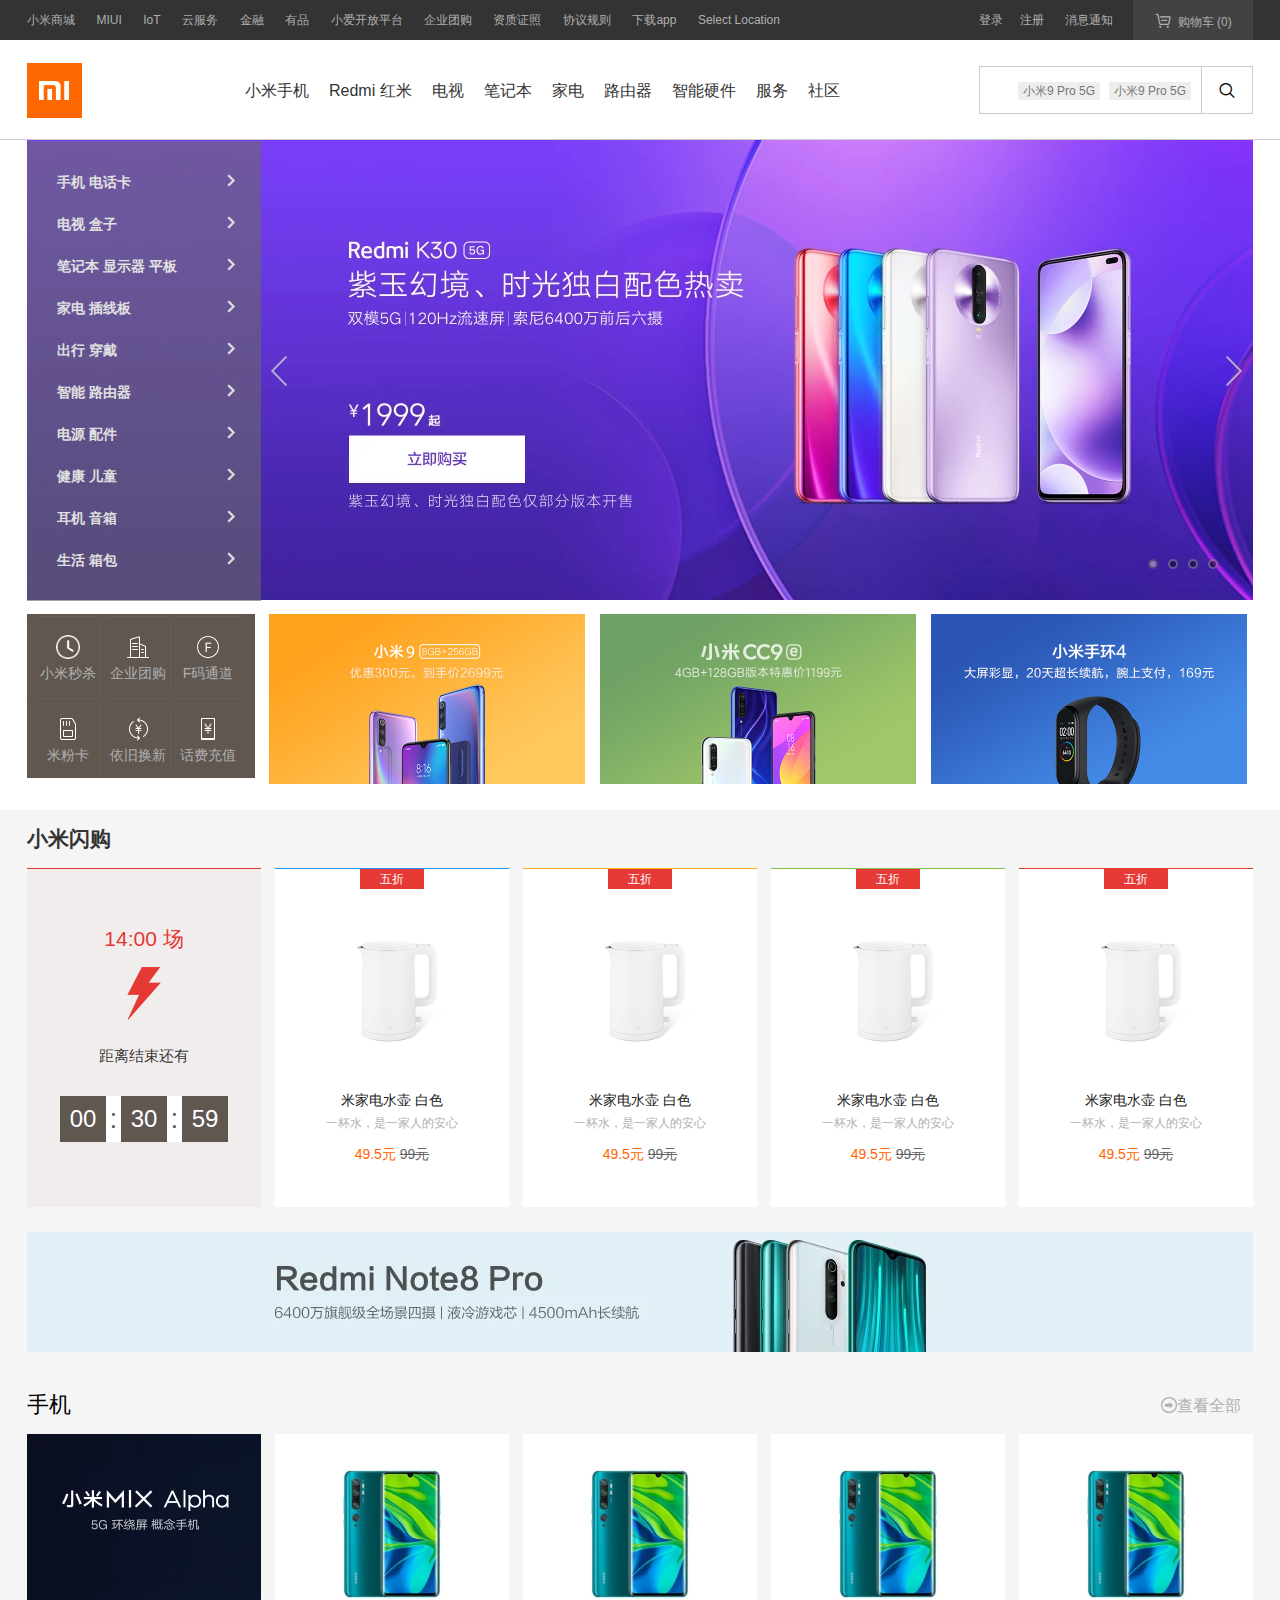
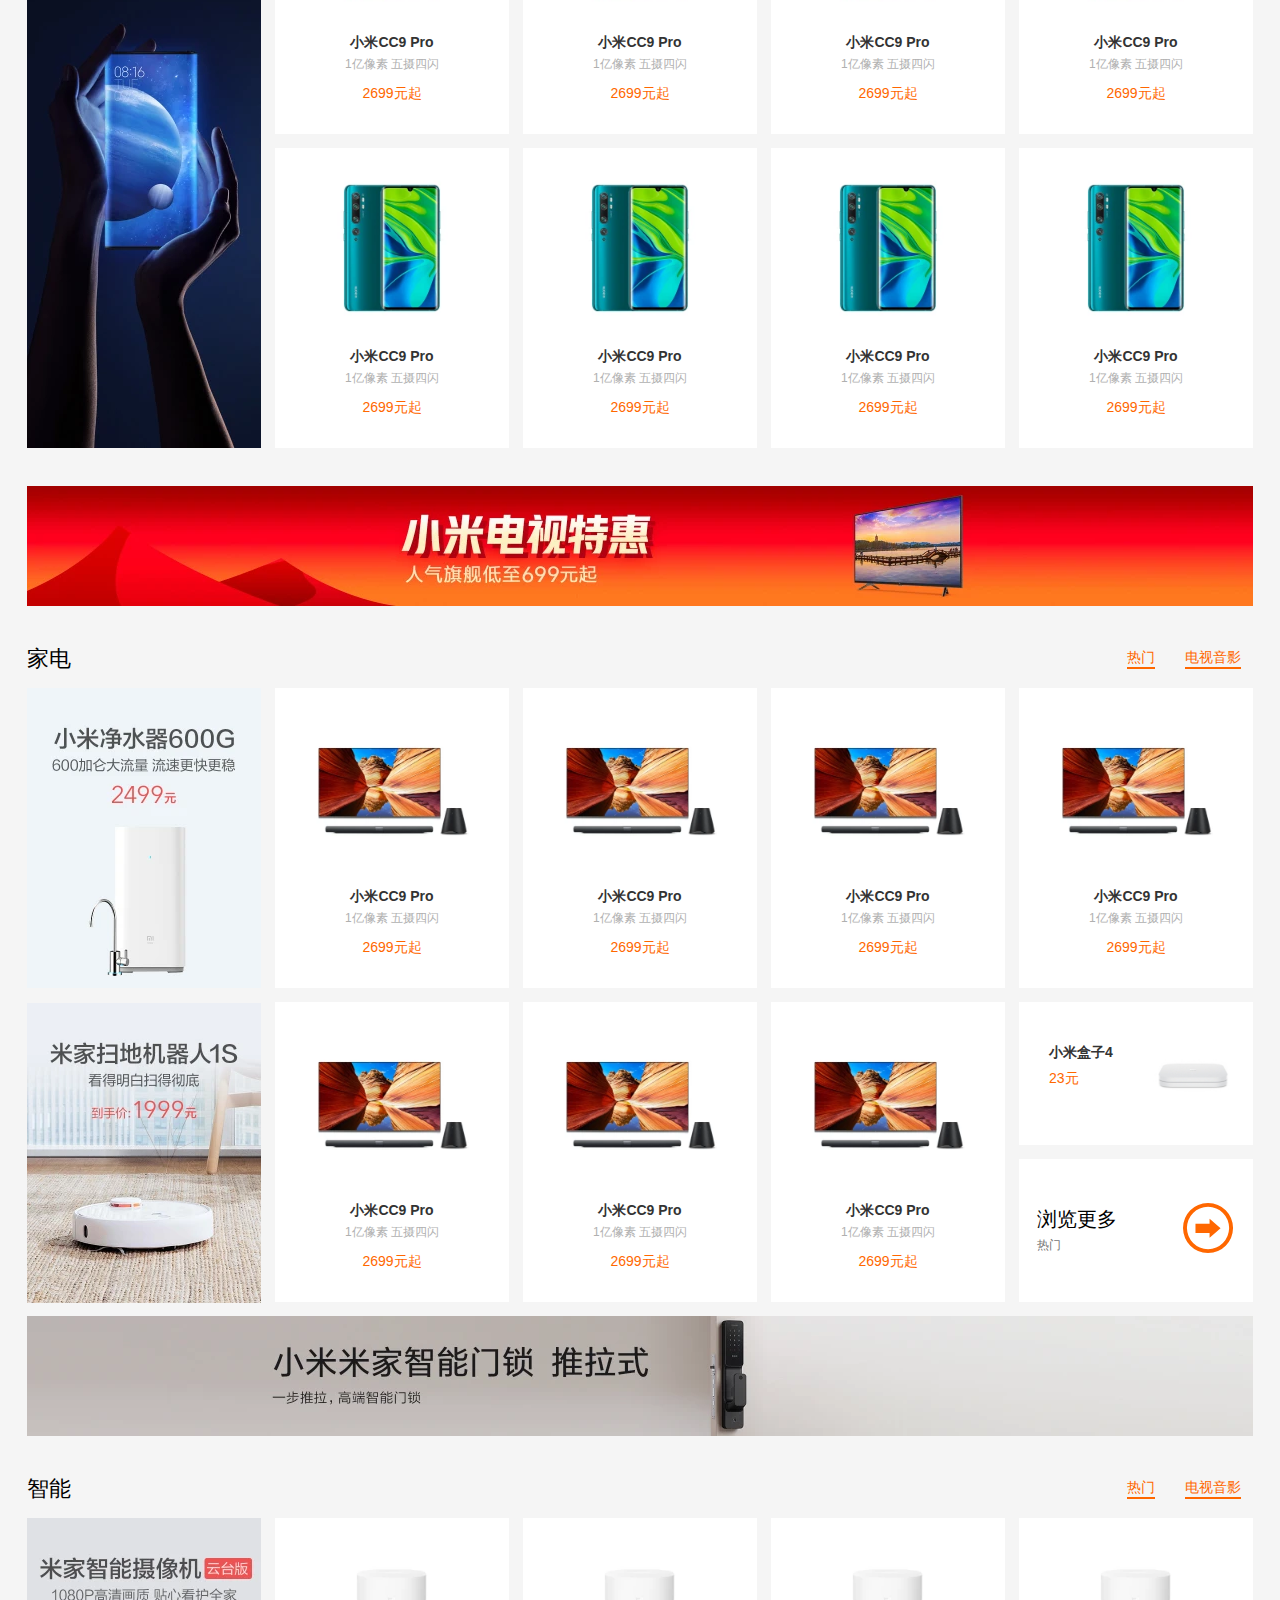
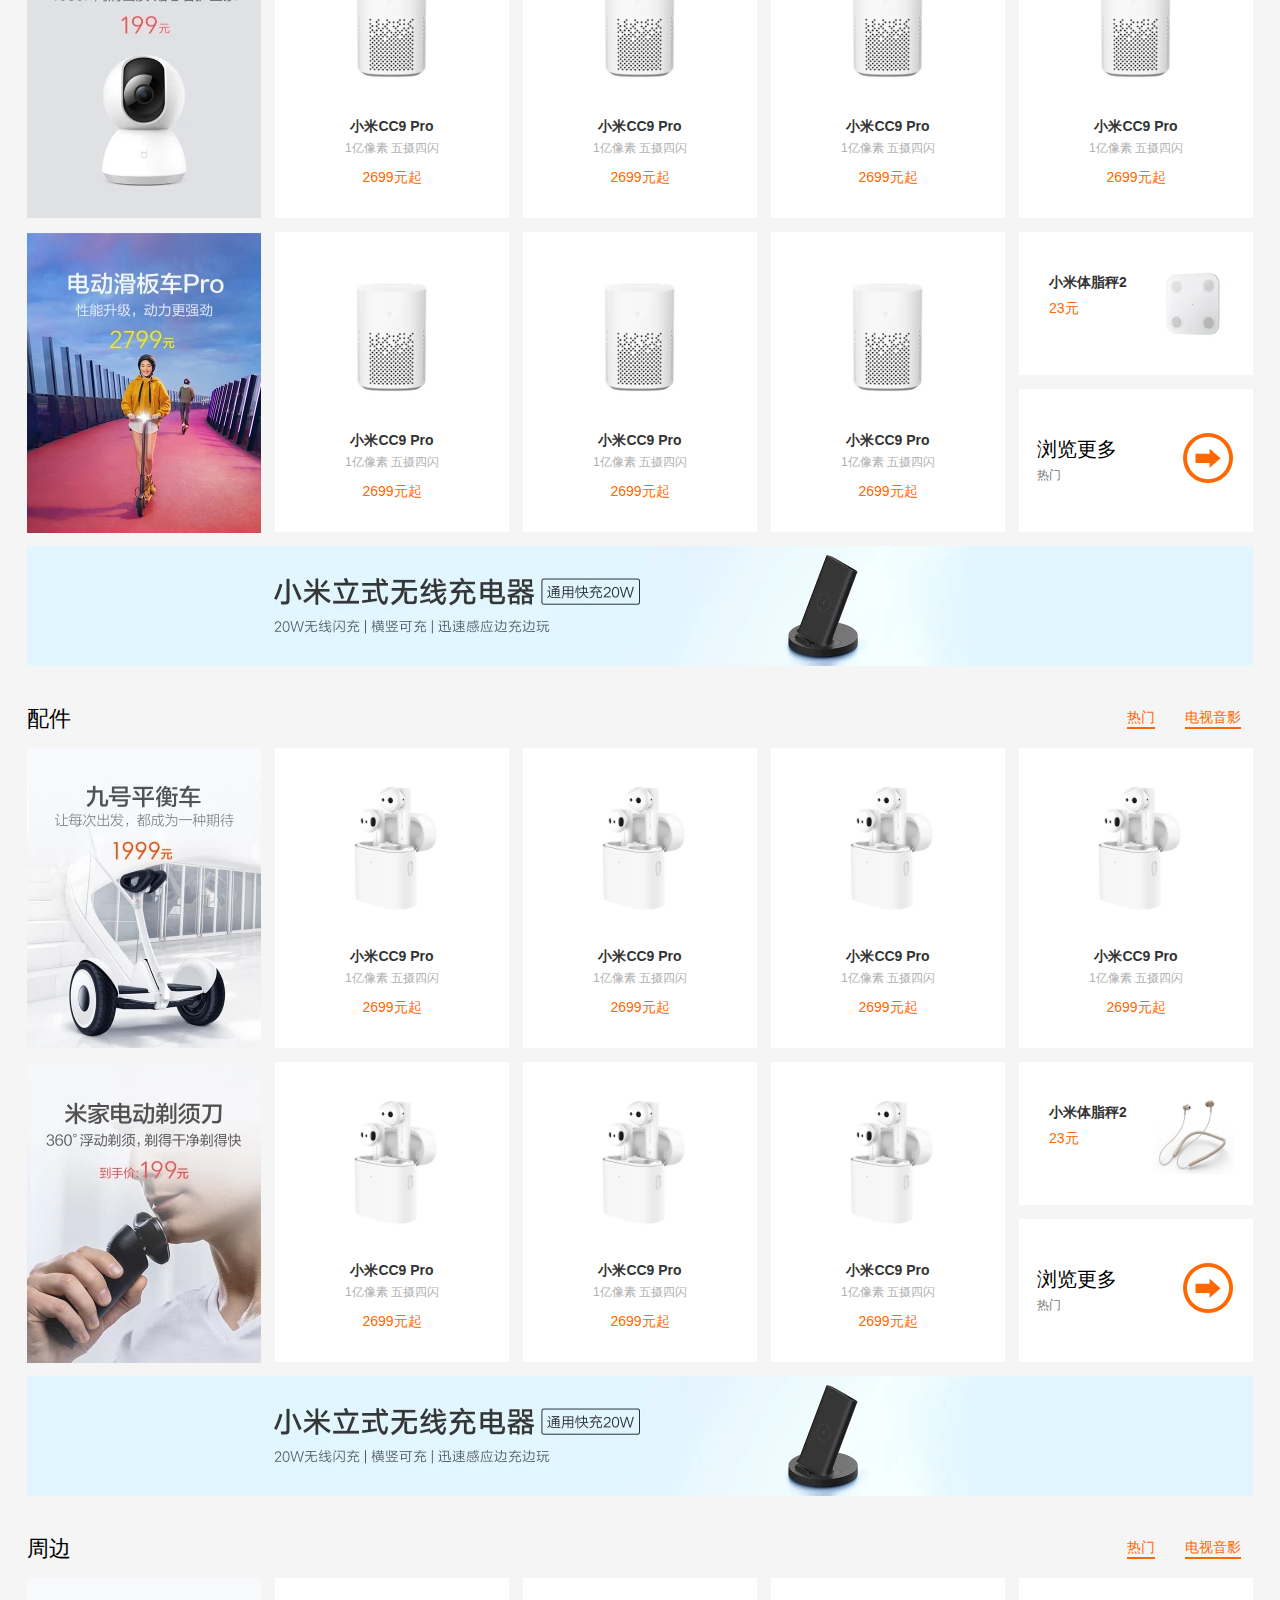
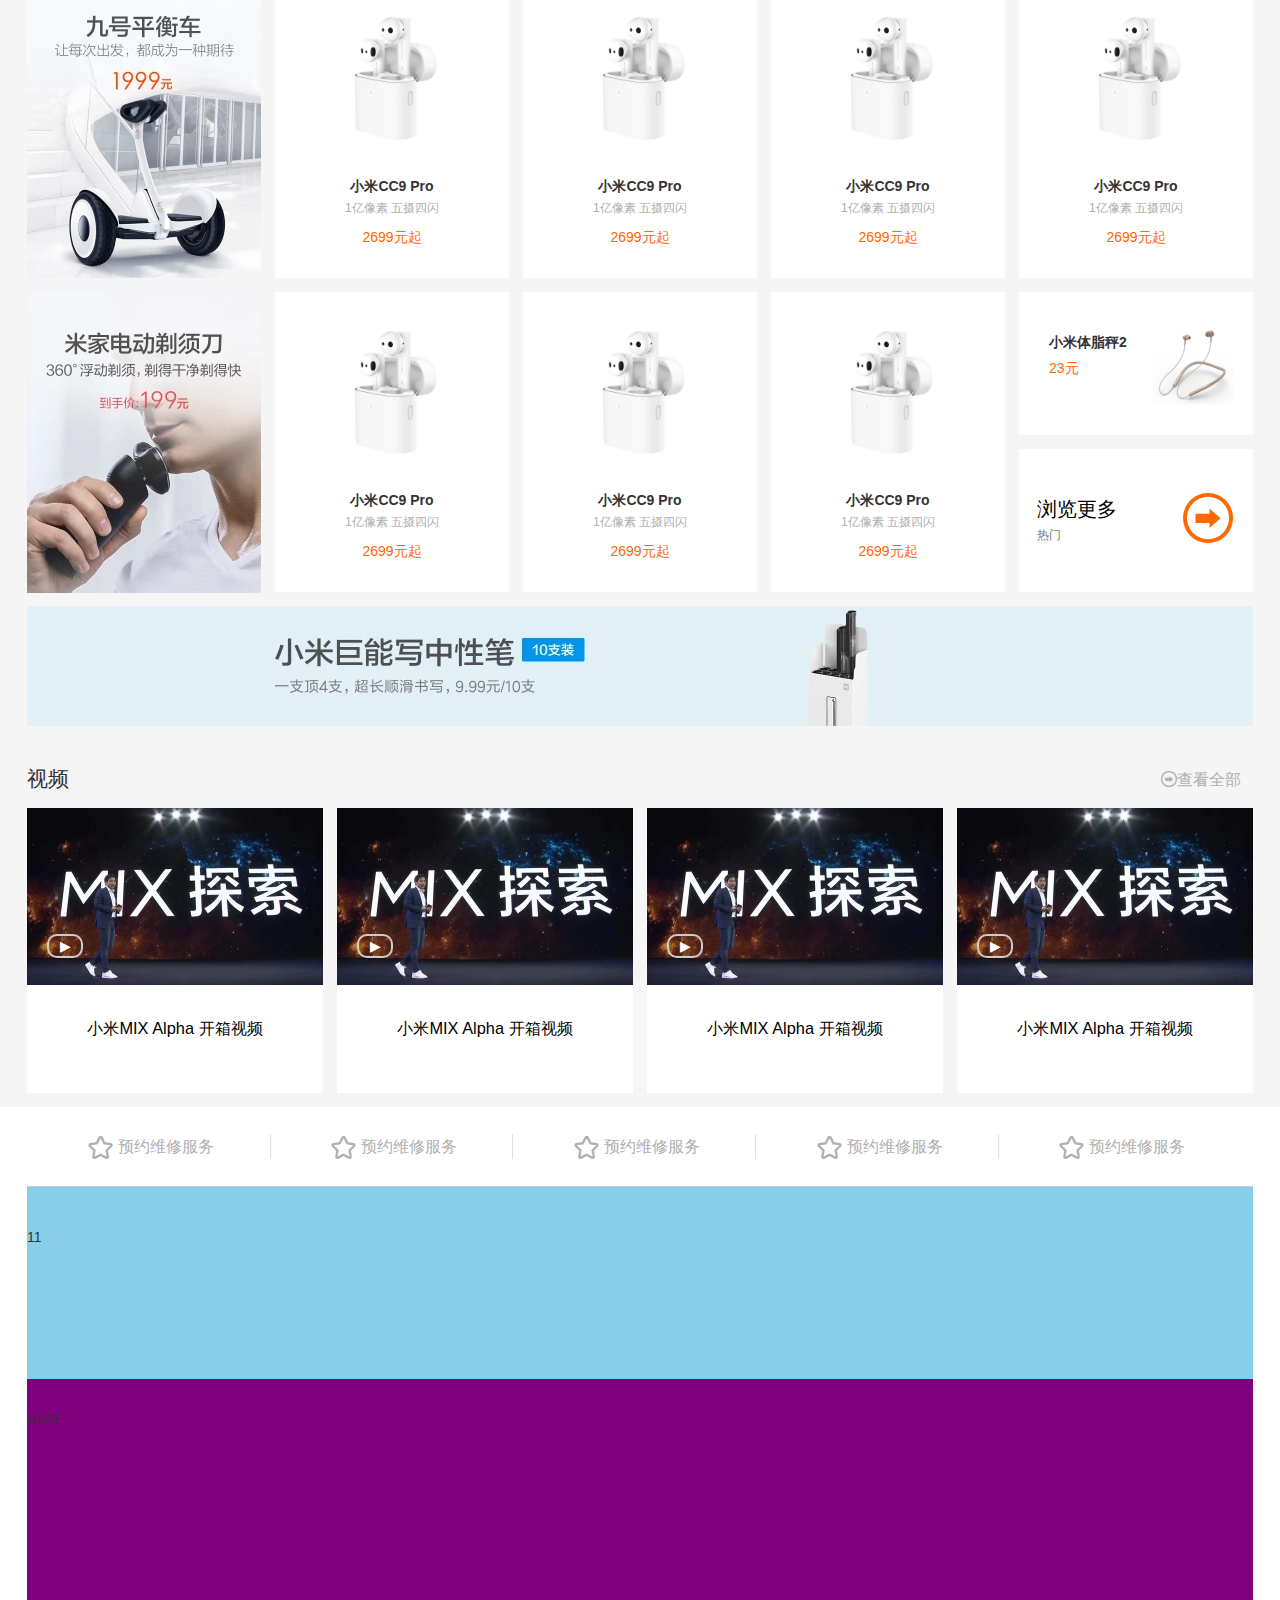
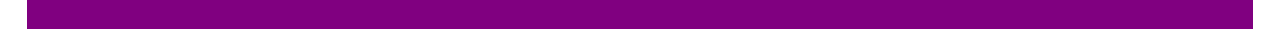
<file: index.html>
<!DOCTYPE html>
<html lang="en">

<head>
    <meta charset="UTF-8">
    <meta name="viewport" content="width=device-width, initial-scale=1.0">
    <meta http-equiv="X-UA-Compatible" content="ie=edge">
    <title>小米商城 - 小米9 Pro、小米MIX Alpha、Redmi Note 8，小米电视官方网站</title>
    <link rel="icon" href="favicon.ico" type="image/x-icon">
    <link rel="stylesheet" href="css/base.min.css">
    <link rel="stylesheet" href="css/common.css">
    <link rel="stylesheet" href="css/iconfont.css">
</head>

<body>
    <div class="topbar">
        <div class="w">
            <div class="topbar-nav fl">
                <a href="javascript:void(0)">小米商城</a><span class="sep">|</span>
                <a href="javascript:void(0)">MIUI</a><span class="sep">|</span>
                <a href="javascript:void(0)">IoT</a><span class="sep">|</span>
                <a href="javascript:void(0)">云服务</a><span class="sep">|</span>
                <a href="javascript:void(0)">金融</a><span class="sep">|</span>
                <a href="javascript:void(0)">有品</a><span class="sep">|</span>
                <a href="javascript:void(0)">小爱开放平台</a><span class="sep">|</span>
                <a href="javascript:void(0)">企业团购</a><span class="sep">|</span>
                <a href="javascript:void(0)">资质证照</a><span class="sep">|</span>
                <a href="javascript:void(0)">协议规则</a><span class="sep">|</span>
                <a href="javascript:void(0)" id="downloadApp">下载app <span class="appcode"><img src="./img/appcode.png"
                            alt="小米商城" width="90" height="90">
                        小米商城APP
                    </span></a><span class="sep">|</span>
                <a href="javascript:void(0)">Select Location</a>
            </div>
            <div class="topbar-cart fr">
                <a href="javascript:void(0)"><em class="iconfont icon-cart-full"></em> 购物车<span class="count">
                        (0)</span></a>
                <div id="J_miniCartMenu" class="cart-menu " style="height: 0px;">
                    <div class="menu-content">
                        <div class="loading">
                            <div class="loader"></div>
                        </div>
                        <ul id="J_miniCartList" class="cart-list hide"></ul>
                        <div id="J_miniCartListTotal" class="cart-total clearfix hide"></div>
                        <div class="msg msg-error hide"></div>
                        <div class="msg msg-empty hide">购物车中还没有商品，赶紧选购吧！</div>
                    </div>
                </div>
            </div>
            <div class="topbar-info fr">
                <a href="javascript:void(0)">登录</a><span class="sep">|</span>
                <a href="javascript:void(0)">注册</a><span class="sep">|</span>
                <span class="message"><a href="javascript:void(0)">消息通知</a></span>
            </div>
        </div>
    </div>
    <div class="site-header">
        <div class="header w">
            <div class="header-logo fl">
                <a href="index.html">小米官网</a>
            </div>
            <div class="header-nav fl">
                <ul>
                    <li class="nav-category clearfix"><a href="#"><span class="text">全部商品分类</span></a>
                        <div class="site-category ">
                            <ul class="category-list">
                                <li class="category-item">
                                    <a href="#" class="title">手机 电话卡 <em class="iconfont icon-arrow-right"> </em></a>
                                </li>
                                <li class="category-item">
                                    <a href="#" class="title">电视 盒子<em class="iconfont icon-arrow-right"> </em></a>
                                </li>
                                <li class="category-item">
                                    <a href="#" class="title">笔记本 显示器 平板<em class="iconfont icon-arrow-right"> </em></a>
                                </li>
                                <li class="category-item">
                                    <a href="#" class="title">家电 插线板<em class="iconfont icon-arrow-right"> </em></a>
                                </li>
                                <li class="category-item">
                                    <a href="#" class="title">出行 穿戴<em class="iconfont icon-arrow-right"> </em></a>
                                </li>
                                <li class="category-item">
                                    <a href="#" class="title">智能 路由器<em class="iconfont icon-arrow-right"> </em></a>
                                </li>
                                <li class="category-item">
                                    <a href="#" class="title">电源 配件<em class="iconfont icon-arrow-right"> </em></a>
                                </li>
                                <li class="category-item">
                                    <a href="#" class="title">健康 儿童<em class="iconfont icon-arrow-right"> </em></a>
                                </li>
                                <li class="category-item">
                                    <a href="#" class="title">耳机 音箱<em class="iconfont icon-arrow-right"> </em></a>
                                </li>
                                <li class="category-item">
                                    <a href="#" class="title">生活 箱包<em class="iconfont icon-arrow-right"> </em></a>
                                </li>

                            </ul>
                        </div>
                    </li>
                    <li>
                        <a href="#">
                            <sapn class="text">小米手机</sapn>
                        </a>
                    </li>
                    <li>
                        <a href="#">
                            <sapn class="text">Redmi 红米</sapn>
                        </a>
                    </li>
                    <li>
                        <a href="#">
                            <sapn class="text">电视</sapn>
                        </a>
                    </li>
                    <li>
                        <a href="#">
                            <sapn class="text">笔记本</sapn>
                        </a>
                    </li>
                    <li>
                        <a href="#">
                            <sapn class="text">家电</sapn>
                        </a>
                    </li>
                    <li>
                        <a href="#">
                            <sapn class="text">路由器</sapn>
                        </a>
                    </li>
                    <li>
                        <a href="#">
                            <sapn class="text">智能硬件</sapn>
                        </a>
                    </li>
                    <li>
                        <a href="#">
                            <sapn class="text">服务</sapn>
                        </a>
                    </li>
                    <li>
                        <a href="#">
                            <sapn class="text">社区</sapn>
                        </a>
                    </li>
                </ul>
            </div>
            <div class="header-search fr">
                <input type="search" class="search-text">
                <button class="search-btn iconfont icon-icon-test"></button>
                <div class="search-hot-words" style="display:block;">
                    <a href="#">小米9 Pro 5G</a>
                    <a href="#">小米9 Pro 5G</a>
                </div>
            </div>
        </div>
    </div>
    <div class="home-hero-container w">
        <div class="home-hero">
            <div class="home-hero-swiper">
                <ul class="slider">
                    <li><a href="javascript:;"><img src="img/banner01.webp" alt=""></a></li>
                    <li><a href="javascript:;"><img src="img/banner02.webp" alt=""></a></li>
                    <li><a href="javascript:;"><img src="img/banner03.webp" alt=""></a></li>
                    <li><a href="javascript:;"><img src="img/banner04.webp" alt=""></a></li>
                </ul>

                <div class="prev arrow"></div>
                <div class="next arrow"></div>
                <div class="swiper-circle">
                    <ul>
                        <li  class="current"></li>
                        <li ></li>
                        <li ></li>
                        <li ></li>

                    </ul>
                </div>
            </div>

            <div class="home-hero-sub clearfix">
                <div class="span4 fl clearfix">
                    <ul>
                        <li><a href="#"><img src="img/clock.png" alt="">小米秒杀</a></li>
                        <li><a href="#"><img src="img/company.png" alt="">企业团购</a></li>
                        <li><a href="#"><img src="img/Fma.png" alt="">F码通道</a></li>
                        <li><a href="#"><img src="img/mi_card.png" alt="">米粉卡</a></li>
                        <li><a href="#"><img src="img/oldtonew.png" alt="">依旧换新</a></li>
                        <li><a href="#"><img src="img/fee.png" alt="">话费充值</a></li>
                    </ul>
                </div>
                <div class="span16 fl">
                    <ul>
                        <li class="first"><a href="#"><img src="img/xiaomi_9.jpg" alt=""></a></li>
                        <li><a href="#"><img src="img/xiaomi_cc9.jpg" alt=""></a></li>
                        <li><a href="#"><img src="img/mi_huan_4.jpg" alt=""></a></li>
                    </ul>
                </div>

            </div>
        </div>
    </div>
    <div class="page-main">
        <div class="w">
            <div class="flash-sale">
                <div class="box-hd">
                    <h2>小米闪购</h2>
                </div>
                <div class="box-bd">
                    <div class="box-l">
                        <div class="round">14:00 场</div>
                        <img src="img/flash.png" alt="">
                        <div class="desc">距离结束还有</div>
                        <div class="countdown">
                            <span id="hour">00</span>
                            <i>:</i>
                            <span id="minute">30</span>
                            <i>:</i>
                            <span id="second">59</span>
                        </div>
                    </div>
                    <div class="box-r">
                        <ul>
                            <li style="border-top: 1px solid #2196f3;"><a href="#">
                                    <div class="content">
                                        <div class="thumb">
                                            <img src="img/hu.png" alt="">
                                        </div>
                                        <h3 class="title">米家电水壶 白色</h3>
                                        <p class="desc">一杯水，是一家人的安心</p>
                                        <p class="price"><span>49.5</span>元 <del>99元</del> </p>
                                        <span class="flag">五折</span>
                                    </div>

                                </a></li>
                            <li style="border-top: 1px solid #ffac13;"><a href="#">
                                    <div class="content">
                                        <div class="thumb">
                                            <img src="img/hu.png" alt="">
                                        </div>
                                        <h3 class="title">米家电水壶 白色</h3>
                                        <p class="desc">一杯水，是一家人的安心</p>
                                        <p class="price"><span>49.5</span>元 <del>99元</del> </p>
                                        <span class="flag">五折</span>
                                    </div>

                                </a></li>
                            <li style="border-top: 1px solid #83c44e;"><a href="#">
                                    <div class="content">
                                        <div class="thumb">
                                            <img src="img/hu.png" alt="">
                                        </div>
                                        <h3 class="title">米家电水壶 白色</h3>
                                        <p class="desc">一杯水，是一家人的安心</p>
                                        <p class="price"><span>49.5</span>元 <del>99元</del> </p>
                                        <span class="flag">五折</span>
                                    </div>

                                </a></li>
                            <li style="border-top: 1px solid  #e53935;"><a href="#">
                                    <div class="content">
                                        <div class="thumb">
                                            <img src="img/hu.png" alt="">
                                        </div>
                                        <h3 class="title">米家电水壶 白色</h3>
                                        <p class="desc">一杯水，是一家人的安心</p>
                                        <p class="price"><span>49.5</span>元 <del>99元</del> </p>
                                        <span class="flag">五折</span>
                                    </div>

                                </a></li>
                        </ul>
                    </div>
                </div>
            </div>
            <!-- 手机 -->
            <div class="home-banner-box"><a href="#"><img src="img/redmi.webp" alt=""></a></div>
            <div class="floor-phone">
                <div class="float">
                    <div class="box-hd">
                        <h2 class="title">手机</h2>
                        <div class="more "><a href="#" class="iconfont icon-arrowrightbig">查看全部 </a> </div>
                    </div>
                    <div class="box-bd">
                        <div class="brick fl">
                            <li class="banner"><a href="#"><img src="img/mix_alpha.webp" alt=""></a></li>

                        </div>
                        <div class="brick-list fl">
                            <ul>
                                <li><a href="#">
                                        <div class="figure"><img src="img/xiaomi9_pro.webp" alt=""></div>
                                        <h3 class="title">小米CC9 Pro</h3>
                                        <p class="desc">1亿像素 五摄四闪</p>
                                        <p class="price"><span class="num">2699</span>元<sapn>起</sapn>
                                        </p>
                                    </a></li>
                                <li><a href="#">
                                        <div class="figure"><img src="img/xiaomi9_pro.webp" alt=""></div>
                                        <h3 class="title">小米CC9 Pro</h3>
                                        <p class="desc">1亿像素 五摄四闪</p>
                                        <p class="price"><span class="num">2699</span>元<sapn>起</sapn>
                                        </p>
                                    </a></li>
                                <li><a href="#">
                                        <div class="figure"><img src="img/xiaomi9_pro.webp" alt=""></div>
                                        <h3 class="title">小米CC9 Pro</h3>
                                        <p class="desc">1亿像素 五摄四闪</p>
                                        <p class="price"><span class="num">2699</span>元<sapn>起</sapn>
                                        </p>
                                    </a></li>
                                <li><a href="#">
                                        <div class="figure"><img src="img/xiaomi9_pro.webp" alt=""></div>
                                        <h3 class="title">小米CC9 Pro</h3>
                                        <p class="desc">1亿像素 五摄四闪</p>
                                        <p class="price"><span class="num">2699</span>元<sapn>起</sapn>
                                        </p>
                                    </a></li>
                                <li><a href="#">
                                        <div class="figure"><img src="img/xiaomi9_pro.webp" alt=""></div>
                                        <h3 class="title">小米CC9 Pro</h3>
                                        <p class="desc">1亿像素 五摄四闪</p>
                                        <p class="price"><span class="num">2699</span>元<sapn>起</sapn>
                                        </p>
                                    </a></li>
                                <li><a href="#">
                                        <div class="figure"><img src="img/xiaomi9_pro.webp" alt=""></div>
                                        <h3 class="title">小米CC9 Pro</h3>
                                        <p class="desc">1亿像素 五摄四闪</p>
                                        <p class="price"><span class="num">2699</span>元<sapn>起</sapn>
                                        </p>
                                    </a></li>
                                <li><a href="#">
                                        <div class="figure"><img src="img/xiaomi9_pro.webp" alt=""></div>
                                        <h3 class="title">小米CC9 Pro</h3>
                                        <p class="desc">1亿像素 五摄四闪</p>
                                        <p class="price"><span class="num">2699</span>元<sapn>起</sapn>
                                        </p>
                                    </a></li>
                                <li><a href="#">
                                        <div class="figure"><img src="img/xiaomi9_pro.webp" alt=""></div>
                                        <h3 class="title">小米CC9 Pro</h3>
                                        <p class="desc">1亿像素 五摄四闪</p>
                                        <p class="price"><span class="num">2699</span>元<sapn>起</sapn>
                                        </p>
                                    </a></li>

                            </ul>
                        </div>
                    </div>
                </div>
            </div>
            <!-- 家电 -->
            <div class="home-banner-box"><a href="#"><img src="img/tv.webp" alt=""></a></div>
            <div class="floor-style">
                <div class="float">
                    <div class="box-hd">
                        <h2 class="title">家电</h2>
                        <div class="more ">
                            <ul class="tab-list">
                                <li>热门</li>
                                <li>电视音影</li>
                            </ul>
                        </div>
                    </div>
                    <div class="box-bd">
                        <div class="brick fl">
                            <li class="banner1"><a href="#"><img src="img/water.webp" alt=""></a></li>
                            <li class="banner2"><a href="#"><img src="img/reboot.webp" alt=""></a></li>
                        </div>
                        <div class="brick-list fl">
                            <ul>
                                <li><a href="#">
                                        <div class="figure"><img src="img/mi_tv.webp" alt=""></div>
                                        <h3 class="title">小米CC9 Pro</h3>
                                        <p class="desc">1亿像素 五摄四闪</p>
                                        <p class="price"><span class="num">2699</span>元<sapn>起</sapn>
                                        </p>
                                    </a></li>
                                <li><a href="#">
                                        <div class="figure"><img src="img/mi_tv.webp" alt=""></div>
                                        <h3 class="title">小米CC9 Pro</h3>
                                        <p class="desc">1亿像素 五摄四闪</p>
                                        <p class="price"><span class="num">2699</span>元<sapn>起</sapn>
                                        </p>
                                    </a></li>
                                <li><a href="#">
                                        <div class="figure"><img src="img/mi_tv.webp" alt=""></div>
                                        <h3 class="title">小米CC9 Pro</h3>
                                        <p class="desc">1亿像素 五摄四闪</p>
                                        <p class="price"><span class="num">2699</span>元<sapn>起</sapn>
                                        </p>
                                    </a></li>
                                <li><a href="#">
                                        <div class="figure"><img src="img/mi_tv.webp" alt=""></div>
                                        <h3 class="title">小米CC9 Pro</h3>
                                        <p class="desc">1亿像素 五摄四闪</p>
                                        <p class="price"><span class="num">2699</span>元<sapn>起</sapn>
                                        </p>
                                    </a></li>
                                <li><a href="#">
                                        <div class="figure"><img src="img/mi_tv.webp" alt=""></div>
                                        <h3 class="title">小米CC9 Pro</h3>
                                        <p class="desc">1亿像素 五摄四闪</p>
                                        <p class="price"><span class="num">2699</span>元<sapn>起</sapn>
                                        </p>
                                    </a></li>
                                <li><a href="#">
                                        <div class="figure"><img src="img/mi_tv.webp" alt=""></div>
                                        <h3 class="title">小米CC9 Pro</h3>
                                        <p class="desc">1亿像素 五摄四闪</p>
                                        <p class="price"><span class="num">2699</span>元<sapn>起</sapn>
                                        </p>
                                    </a></li>
                                <li><a href="#">
                                        <div class="figure"><img src="img/mi_tv.webp" alt=""></div>
                                        <h3 class="title">小米CC9 Pro</h3>
                                        <p class="desc">1亿像素 五摄四闪</p>
                                        <p class="price"><span class="num">2699</span>元<sapn>起</sapn>
                                        </p>
                                    </a></li>
                                <div class="brick-items">
                                    <ul>
                                        <li><a href="#"><img src="img/hezi.jpg" alt="">
                                                <h3 class="title">小米盒子4</h3>
                                                <p class="price"><span class="num">23</span>元</p>
                                            </a> </li>
                                        <li>
                                            <a href="#">
                                                <div class="more">
                                                    <span class="text">浏览更多</span>
                                                    <small class="small">热门</small>
                                                </div>
                                                <div class=" iconfont icon-arrowrightbig"></div>
                                            </a>
                                        </li>
                                    </ul>
                                </div>

                            </ul>
                        </div>
                    </div>
                </div>
            </div>
            <!-- 智能 -->
            <div class="home-banner-box"><a href="#"><img src="img/lock.webp" alt=""></a></div>
            <div class="floor-style">
                <div class="float">
                    <div class="box-hd">
                        <h2 class="title">智能</h2>
                        <div class="more ">
                            <ul class="tab-list">
                                <li>热门</li>
                                <li>电视音影</li>
                            </ul>
                        </div>
                    </div>
                    <div class="box-bd">
                        <div class="brick fl">
                            <li class="banner1"><a href="#"><img src="img/camera.webp" alt=""></a></li>
                            <li class="banner2"><a href="#"><img src="img/huabancar.webp" alt=""></a></li>
                        </div>
                        <div class="brick-list fl">
                            <ul>
                                <li><a href="#">
                                        <div class="figure"><img src="img/aibox.webp" alt=""></div>
                                        <h3 class="title">小米CC9 Pro</h3>
                                        <p class="desc">1亿像素 五摄四闪</p>
                                        <p class="price"><span class="num">2699</span>元<sapn>起</sapn>
                                        </p>
                                    </a></li>
                                <li><a href="#">
                                        <div class="figure"><img src="img/aibox.webp" alt=""></div>
                                        <h3 class="title">小米CC9 Pro</h3>
                                        <p class="desc">1亿像素 五摄四闪</p>
                                        <p class="price"><span class="num">2699</span>元<sapn>起</sapn>
                                        </p>
                                    </a></li>
                                <li><a href="#">
                                        <div class="figure"><img src="img/aibox.webp" alt=""></div>
                                        <h3 class="title">小米CC9 Pro</h3>
                                        <p class="desc">1亿像素 五摄四闪</p>
                                        <p class="price"><span class="num">2699</span>元<sapn>起</sapn>
                                        </p>
                                    </a></li>
                                <li><a href="#">
                                        <div class="figure"><img src="img/aibox.webp" alt=""></div>
                                        <h3 class="title">小米CC9 Pro</h3>
                                        <p class="desc">1亿像素 五摄四闪</p>
                                        <p class="price"><span class="num">2699</span>元<sapn>起</sapn>
                                        </p>
                                    </a></li>
                                <li><a href="#">
                                        <div class="figure"><img src="img/aibox.webp" alt=""></div>
                                        <h3 class="title">小米CC9 Pro</h3>
                                        <p class="desc">1亿像素 五摄四闪</p>
                                        <p class="price"><span class="num">2699</span>元<sapn>起</sapn>
                                        </p>
                                    </a></li>
                                <li><a href="#">
                                        <div class="figure"><img src="img/aibox.webp" alt=""></div>
                                        <h3 class="title">小米CC9 Pro</h3>
                                        <p class="desc">1亿像素 五摄四闪</p>
                                        <p class="price"><span class="num">2699</span>元<sapn>起</sapn>
                                        </p>
                                    </a></li>
                                <li><a href="#">
                                        <div class="figure"><img src="img/aibox.webp" alt=""></div>
                                        <h3 class="title">小米CC9 Pro</h3>
                                        <p class="desc">1亿像素 五摄四闪</p>
                                        <p class="price"><span class="num">2699</span>元<sapn>起</sapn>
                                        </p>
                                    </a></li>
                                <div class="brick-items">
                                    <ul>
                                        <li><a href="#"><img src="img/scale.webp" alt="">
                                                <h3 class="title">小米体脂秤2</h3>
                                                <p class="price"><span class="num">23</span>元</p>
                                            </a> </li>
                                        <li>
                                            <a href="#">
                                                <div class="more">
                                                    <span class="text">浏览更多</span>
                                                    <small class="small">热门</small>
                                                </div>
                                                <div class=" iconfont icon-arrowrightbig"></div>
                                            </a>
                                        </li>
                                    </ul>
                                </div>

                            </ul>
                        </div>
                    </div>
                </div>
            </div>
            <!-- 配件 -->
            <div class="home-banner-box"><a href="#"><img src="img/charger.webp" alt=""></a></div>
            <div class="floor-style">
                <div class="float">
                    <div class="box-hd">
                        <h2 class="title">配件</h2>
                        <div class="more ">
                            <ul class="tab-list">
                                <li>热门</li>
                                <li>电视音影</li>
                            </ul>
                        </div>
                    </div>
                    <div class="box-bd">
                        <div class="brick fl">
                            <li class="banner1"><a href="#"><img src="img/balance_car.webp" alt=""></a></li>
                            <li class="banner2"><a href="#"><img src="img/shaver.webp" alt=""></a></li>
                        </div>
                        <div class="brick-list fl">
                            <ul>
                                <li><a href="#">
                                        <div class="figure"><img src="img/xiaomi_erji.webp" alt=""></div>
                                        <h3 class="title">小米CC9 Pro</h3>
                                        <p class="desc">1亿像素 五摄四闪</p>
                                        <p class="price"><span class="num">2699</span>元<sapn>起</sapn>
                                        </p>
                                    </a></li>
                                <li><a href="#">
                                        <div class="figure"><img src="img/xiaomi_erji.webp" alt=""></div>
                                        <h3 class="title">小米CC9 Pro</h3>
                                        <p class="desc">1亿像素 五摄四闪</p>
                                        <p class="price"><span class="num">2699</span>元<sapn>起</sapn>
                                        </p>
                                    </a></li>
                                <li><a href="#">
                                        <div class="figure"><img src="img/xiaomi_erji.webp" alt=""></div>
                                        <h3 class="title">小米CC9 Pro</h3>
                                        <p class="desc">1亿像素 五摄四闪</p>
                                        <p class="price"><span class="num">2699</span>元<sapn>起</sapn>
                                        </p>
                                    </a></li>
                                <li><a href="#">
                                        <div class="figure"><img src="img/xiaomi_erji.webp" alt=""></div>
                                        <h3 class="title">小米CC9 Pro</h3>
                                        <p class="desc">1亿像素 五摄四闪</p>
                                        <p class="price"><span class="num">2699</span>元<sapn>起</sapn>
                                        </p>
                                    </a></li>
                                <li><a href="#">
                                        <div class="figure"><img src="img/xiaomi_erji.webp" alt=""></div>
                                        <h3 class="title">小米CC9 Pro</h3>
                                        <p class="desc">1亿像素 五摄四闪</p>
                                        <p class="price"><span class="num">2699</span>元<sapn>起</sapn>
                                        </p>
                                    </a></li>
                                <li><a href="#">
                                        <div class="figure"><img src="img/xiaomi_erji.webp" alt=""></div>
                                        <h3 class="title">小米CC9 Pro</h3>
                                        <p class="desc">1亿像素 五摄四闪</p>
                                        <p class="price"><span class="num">2699</span>元<sapn>起</sapn>
                                        </p>
                                    </a></li>
                                <li><a href="#">
                                        <div class="figure"><img src="img/xiaomi_erji.webp" alt=""></div>
                                        <h3 class="title">小米CC9 Pro</h3>
                                        <p class="desc">1亿像素 五摄四闪</p>
                                        <p class="price"><span class="num">2699</span>元<sapn>起</sapn>
                                        </p>
                                    </a></li>
                                <div class="brick-items">
                                    <ul>
                                        <li><a href="#"><img src="img/bluetooth.jpg" alt="">
                                                <h3 class="title">小米体脂秤2</h3>
                                                <p class="price"><span class="num">23</span>元</p>
                                            </a> </li>
                                        <li>
                                            <a href="#">
                                                <div class="more">
                                                    <span class="text">浏览更多</span>
                                                    <small class="small">热门</small>
                                                </div>
                                                <div class=" iconfont icon-arrowrightbig"></div>
                                            </a>
                                        </li>
                                    </ul>
                                </div>

                            </ul>
                        </div>
                    </div>
                </div>
            </div>
            <!-- 周边 -->
            <div class="home-banner-box"><a href="#"><img src="img/charger.webp" alt=""></a></div>
            <div class="floor-style">
                <div class="float">
                    <div class="box-hd">
                        <h2 class="title">周边</h2>
                        <div class="more ">
                            <ul class="tab-list">
                                <li>热门</li>
                                <li>电视音影</li>
                            </ul>
                        </div>
                    </div>
                    <div class="box-bd">
                        <div class="brick fl">
                            <li class="banner1"><a href="#"><img src="img/balance_car.webp" alt=""></a></li>
                            <li class="banner2"><a href="#"><img src="img/shaver.webp" alt=""></a></li>
                        </div>
                        <div class="brick-list fl">
                            <ul>
                                <li><a href="#">
                                        <div class="figure"><img src="img/xiaomi_erji.webp" alt=""></div>
                                        <h3 class="title">小米CC9 Pro</h3>
                                        <p class="desc">1亿像素 五摄四闪</p>
                                        <p class="price"><span class="num">2699</span>元<sapn>起</sapn>
                                        </p>
                                    </a></li>
                                <li><a href="#">
                                        <div class="figure"><img src="img/xiaomi_erji.webp" alt=""></div>
                                        <h3 class="title">小米CC9 Pro</h3>
                                        <p class="desc">1亿像素 五摄四闪</p>
                                        <p class="price"><span class="num">2699</span>元<sapn>起</sapn>
                                        </p>
                                    </a></li>
                                <li><a href="#">
                                        <div class="figure"><img src="img/xiaomi_erji.webp" alt=""></div>
                                        <h3 class="title">小米CC9 Pro</h3>
                                        <p class="desc">1亿像素 五摄四闪</p>
                                        <p class="price"><span class="num">2699</span>元<sapn>起</sapn>
                                        </p>
                                    </a></li>
                                <li><a href="#">
                                        <div class="figure"><img src="img/xiaomi_erji.webp" alt=""></div>
                                        <h3 class="title">小米CC9 Pro</h3>
                                        <p class="desc">1亿像素 五摄四闪</p>
                                        <p class="price"><span class="num">2699</span>元<sapn>起</sapn>
                                        </p>
                                    </a></li>
                                <li><a href="#">
                                        <div class="figure"><img src="img/xiaomi_erji.webp" alt=""></div>
                                        <h3 class="title">小米CC9 Pro</h3>
                                        <p class="desc">1亿像素 五摄四闪</p>
                                        <p class="price"><span class="num">2699</span>元<sapn>起</sapn>
                                        </p>
                                    </a></li>
                                <li><a href="#">
                                        <div class="figure"><img src="img/xiaomi_erji.webp" alt=""></div>
                                        <h3 class="title">小米CC9 Pro</h3>
                                        <p class="desc">1亿像素 五摄四闪</p>
                                        <p class="price"><span class="num">2699</span>元<sapn>起</sapn>
                                        </p>
                                    </a></li>
                                <li><a href="#">
                                        <div class="figure"><img src="img/xiaomi_erji.webp" alt=""></div>
                                        <h3 class="title">小米CC9 Pro</h3>
                                        <p class="desc">1亿像素 五摄四闪</p>
                                        <p class="price"><span class="num">2699</span>元<sapn>起</sapn>
                                        </p>
                                    </a></li>
                                <div class="brick-items">
                                    <ul>
                                        <li><a href="#"><img src="img/bluetooth.jpg" alt="">
                                                <h3 class="title">小米体脂秤2</h3>
                                                <p class="price"><span class="num">23</span>元</p>
                                            </a> </li>
                                        <li>
                                            <a href="#">
                                                <div class="more">
                                                    <span class="text">浏览更多</span>
                                                    <small class="small">热门</small>
                                                </div>
                                                <div class=" iconfont icon-arrowrightbig"></div>
                                            </a>
                                        </li>
                                    </ul>
                                </div>

                            </ul>
                        </div>
                    </div>
                </div>
            </div>
            <!-- 视频 -->
            <div class="home-banner-box"><a href="#"><img src="img/pen.webp" alt=""></a></div>
            <div class="float">
                <div class="box-hd " style="position: relative;">
                    <h2 class="title" style="font-weight:normal">视频</h2>
                    <div class="more"><a href="#" class="iconfont icon-arrowrightbig">查看全部 </a> </div>
                </div>
                <div class="video-box clearfix">
                    <ul class="video-list">
                        <li class="video-item"><a href="#">
                                <div class="figure-img"><img src="img/alpha.webp" alt=""></div>
                                <h3 class="title">小米MIX Alpha 开箱视频
                                </h3>
                            </a>
                        </li>
                        <li class="video-item"><a href="#">
                                <div class="figure-img"><img src="img/alpha.webp" alt=""></div>
                                <h3 class="title">小米MIX Alpha 开箱视频
                                </h3>
                            </a></li>
                        <li class="video-item"><a href="#">
                                <div class="figure-img"><img src="img/alpha.webp" alt=""></div>
                                <h3 class="title">小米MIX Alpha 开箱视频
                                </h3>
                            </a></li>
                        <li class="video-item"><a href="#">
                                <div class="figure-img"><img src="img/alpha.webp" alt=""></div>
                                <h3 class="title">小米MIX Alpha 开箱视频
                                </h3>
                            </a></li>

                    </ul>
                </div>
            </div>
        </div>
    </div>


    <div class="footer-site clearfix">
        <div class="w">
            <div class="footer-service">
                <ul>
                    <li><a href="#" class="iconfont icon-collection">预约维修服务</a></li>
                    <li><a href="#" class="iconfont icon-collection">预约维修服务</a></li>
                    <li><a href="#" class="iconfont icon-collection">预约维修服务</a></li>
                    <li><a href="#" class="iconfont icon-collection">预约维修服务</a></li>
                    <li><a href="#" class="iconfont icon-collection">预约维修服务</a></li>
                </ul>
            </div>
            <div class="footer-links">11</div>
        </div>
    </div>
    <div class="footer-info w clearfix">3123</div>
    </div>
    </div>
    <script src="./lib/jquery-3.4.1.js"></script>
    <script src="./js/index.js"></script>
</body>

</html>
</file>
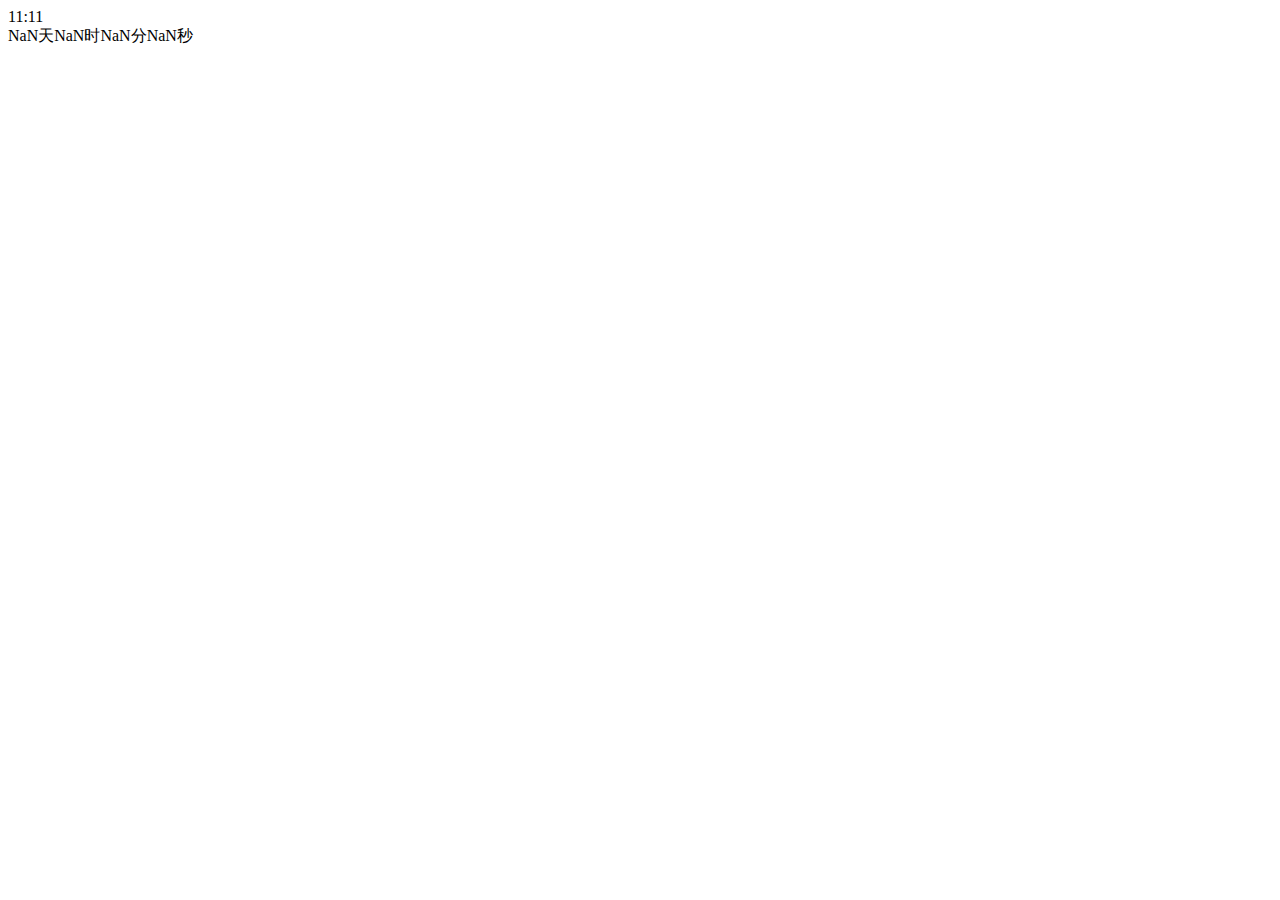
<file: test..html>
<!DOCTYPE html>
<html lang="en">
<head>
    <meta charset="UTF-8">
    <meta name="viewport" content="width=device-width, initial-scale=1.0">
    <meta http-equiv="X-UA-Compatible" content="ie=edge">
    <title>Document</title>
</head>
<body>
    <div id="closed_group">11:11</div>
    <div id="closed_group_time"></div>
</body>
</html>
<script src="lib/jquery-3.4.1.js"></script>
<script src="js/index.js"></script>
</file>
<file: css/common.css>
/*公共样式*/

.fl {
    float: left;
}

.fr {
    float: right;
}

.hide{
    display: none;
}
.show{
    display: block;
}


/*版心*/

.w {
    width: 1226px;
    margin: 0 auto;
}

.topbar {
    height: 40px;
    background-color: #333;
    line-height: 40px;
    font-size: 12px;
    position: relative;
}

.topbar a:hover {
    color: #fff;
}

.topbar-nav .sep {
    margin: 0 7.5px;
}
#downloadApp {
    position: relative;
}
.topbar-nav .appcode {
    position: absolute;
    top: 40px;
    left: 50%;
    width: 124px;
    height: 0;
    background: #fff;
    margin-left: -55px;
    box-shadow: 0 1px 5px #aaa;
    text-align: center;
    font-size: 14px;
    color: #333;
    line-height: 1;
    overflow: hidden;
    transition: height .3s;
    z-index: 1;

}
#downloadApp.active .appcode{
    height: 148px;
}
#downloadApp.active::before{
    content: "";
    position: absolute;
    bottom: 0;
    left: 50%;
    width: 0;
    height: 0;
    margin-left: -8px;
    border-width: 0 8px 8px;
    border-style: solid;
    border-color: rgba(0,0,0,0) rgba(0,0,0,0) #fff;
}

.appcode img {
    display: block;
    margin: 18px auto 12px;
}

.topbar-cart {
    width: 120px;
    height: 40px;
    background-color: #424242;
    font-size: 12px;
    text-align: center;
    margin-left: 10px;
}





.topbar-info .message {
    padding: 0 5px;
}

.topbar-info a {
    padding: 0 5px;
}


/* header 开始 */

.header {
    height: 100px;
    border-top: 1px solid transparent;
    position: relative;
}

.header-logo {
    margin-top: 22px;
    height: 55px;
    width: 62px;
    overflow: hidden;
}


.header-logo a {
    display: block;
    position: relative;
    width: 55px;
    height: 55px;
    background-color: #ff6700;
    text-align: left;
    text-indent: -9999em;
    font-size: 0px;

}

.header-logo a::before {
    /* 定位 */
    position: absolute;
    /* 伪元素必须要设置content属性 */
    content: '';
    /* 左偏移 */
    left: 0;
    /* 上偏移 */
    top: 0;
    width: 55px;
    height: 55px;
    /* 设置过渡 */
    transition: all .2s linear;
    /* 背景图片 */
    background: url(../img/mi-logo.png) no-repeat center center;
    /* 透明度 */
}

/* mi home 的样式 */

.header-logo a::after {
    position: absolute;
    content: '';
    left: 0;
    top: 0;
    width: 55px;
    height: 55px;
    transition: all .2s linear;
    background: url(../img/mi-home.png) no-repeat center center;
    margin-left: -55px;
}

/* 鼠标移入 让mi logo 往右侧进行滑动 */

.header-logo a:hover::before {
    margin-left: 55px;
}

/* 鼠标移入 让mi home 回到盒子中间 */

.header-logo a:hover::after {
    margin-left: 0;
}

.header-nav {
    position: relative;
    width: 820px;
    height: 76px;
    padding: 12px 0 0 30px;
    font-size: 16px;
}



.header-nav li {
    float: left;
    padding: 26px 10px 38px;
}

.header-nav li a {
    color: #333;
    display: block;
}

.header-nav li a:hover {
    color: #ff6700;
}

.nav-category {
    position: relative;
}

.site-category {
    position: absolute;
    display: block;
    top: 88px;
    left: -92px;
    width: 234px;
    height: 460px;
    padding: 20px 0;
    background-color: rgba(105, 105, 101, .6);
    z-index: 99;
}



.nav-category .text {
    visibility: hidden;
}

/* side-nav */
.category-item {
    position: relative;
    height: 42px;
    width: 234px;
    line-height: 42px;
    padding: 0 0px !important;

}

.category-list .category-item .title {
    display: block;
    font-size: 14px;
    padding-left: 30px;
    color: #e0e0e0;
    font-weight: 700;
}

.title .icon-arrow-right {
    font-size: 12px;
    position: absolute;
    top: 12px;
    right: 20px;
    font-size: 16px;
    line-height: 16px;
}

.category-list .category-item:hover {
    background-color: #ff6700;
}

.header-search {
    width: 296px;
    height: 50px;
    margin-top: 25px;
    position: relative;
}

.search-text {
    position: absolute;
    right: 51px;
    width: 223px;
    height: 48px;
    padding: 0 10px;
    border: 1px solid #ccc;
}

.search-btn {
    position: absolute;
    right: 0px;
    width: 52px;
    height: 48px;
    line-height: 46px;
    padding: 1px 6px;
    border: 1px solid #ccc;
    font-size: 24px;
    background-color: #fff;
    cursor: pointer;
    content: "\e63c";
}

.search-btn:hover {
    background-color: #ff6700;
    color: #fff;
}



.search-hot-words {
    position: absolute;
    top: 14px;
    right: 62px;
}

.search-hot-words a {
    display: inline-block;
    margin-left: 5px;
    padding: 0 5px;
    color: #757575;
    background-color: #eee;
    font-size: 12px;
    transition: all .2s;
}

.search-hot-words a:hover {
    color: #fff;
    background-color: #ff6700;
}

.site-header {
    height: 100px;
    border-bottom: 1px solid #ccc;
}

.home-hero-container {
    height: 670px;
}

.home-hero {
    height: 644px;
    background-color: #fff;
}

.home-hero-swiper {
    height: 460px;
    background-color: #fff;
    position: relative;
}
.home-hero-swiper .slider li{
    position: absolute;
}
.home-hero-sub {
    height: 170px;
    margin-top: 14px;
}

.arrow {
    position: absolute;
    width: 41px;
    height: 70px;
    top: 50%;
    margin-top: -35px;
    cursor: pointer;
}

.prev {
    left: 234px;
    background: url(../img/icon-slides.png) no-repeat -84px center;
}

.next {
    right: 0px;
    background: url(../img/icon-slides.png) no-repeat -125px center;
}

.prev:hover {
    background: url(../img/icon-slides.png) no-repeat 0px center;
}

.next:hover {
    background: url(../img/icon-slides.png) no-repeat -42px center;
}

.swiper-circle {
    position: absolute;
    width: 400px;
    height: 21px;
    line-height: 21px;
    bottom: 20px;
    right: 30px;
    z-index: 10;
}
.swiper-circle ul{
    height: 100%;
    float: right;
}
.swiper-circle ul li{

    float: left;
    width: 10px;
    height: 10px;
    border: 2px solid #fff;
    border-color: hsla(0,0%,100%,.3);
    border-radius: 10px;
    overflow: hidden;
    background: rgba(0,0,0,.4);
    opacity: 1;
    margin: 0 5px;
}
/* .swiper-circle a {
    display: block;
    float: right;
    width: 6px;
    height: 6px;
    margin: 0 4px;
    border: 2px solid #ccc;
    border-radius: 50%;
    background-color: rgba(51, 51, 51, .6);
} */

.swiper-circle li.current {
    background: hsla(0,0%,100%,.4);
    border-color: rgba(0,0,0,.4);
}

.swiper-circle li:hover {
    background: hsla(0,0%,100%,.4);
    border-color: rgba(0,0,0,.4);
}

.span4 ul {
    width: 228px;
    height: 164px;
    padding: 3px;
    background-color: rgb(95, 87, 80);
}

.span4 li {
    width: 70px;
    height: 82px;
    float: left;
    padding: 0 3px;
    position: relative;

}

.span4 li a {
    width: 70px;
    height: 46px;
    padding-top: 18px;
    text-align: center;
}

.span4 li a img {
    width: 24px;
    height: 24px;
    margin: 0 23px 4px;

}

.span16 {
    width: 978px;
    height: 170px;
    margin-left: 14px;
}

.span16 li {
    float: left;
    width: 316px;
    height: 170px;
    margin-left: 15px;
}

.span4 li:before {
    top: -1px;
    left: 6px;
    width: 64px;
    height: 1px;
    position: absolute;
    content: "";
    background: #665e57;
}

.span4 li:after {
    top: 6px;
    left: 0;
    width: 1px;
    height: 70px;
    position: absolute;
    content: "";
    background: #665e57;
}

.span16 li img {
    display: block;
    width: 100%;
}

.span16 .first {
    margin-left: 0px;
}

.page-main {
    width: 100%;
    background-color: #f5f5f5;
}

.box-hd {
    height: 58px;
    line-height: 58px;
}

.box-bd {
    height: 340px;
}

.box-l {
    width: 234px;
    height: 339px;
    padding: 39px 0 0 0;
    background-color: #f1eded;
    border-top: 1px solid #e53935;
    float: left;
}

.round {
    padding: 15px 0 0 0;
    height: 34px;
    text-align: center;
    font-size: 21px;
    color: #e53935;
}

.box-l img {
    display: block;
    margin: 25px auto;
}

.desc {
    color: rgba(0, 0, 0, .8);
    font-size: 15px;
    text-align: center;
}

.countdown {
    width: 168px;
    height: 46px;
    background-color: #fff;
    margin: 28px 33px 0;
    text-align: center;
}

.countdown span {
    width: 46px;
    height: 46px;
    background-color: #605751;
    color: #fff;
    font-size: 24px;
    line-height: 46px;
    float: left;
}

.countdown i {
    width: 15px;
    float: left;
    height: 46px;
    line-height: 46px;
    color: #605751;
    font-size: 28px;
    font-style: normal;
}

.box-r {
    width: 978px;
    height: 340px;
    float: left;
    margin-left: 14px;
}

.box-r li {
    width: 234px;
    height: 339px;
    text-align: center;
    background-color: #fff;
    position: relative;
    float: left;
    margin-right: 14px;
}

.box-r li:nth-child(4n) {
    margin-right: 0;
}

.box-r li a {
    width: 234px;
    height: 300px;
    padding-top: 39px;
}

.box-r li img {
    width: 160px;
}

.thumb {
    margin: 0 37px 22px;
}

.content .title {
    margin: 0 20px 3px;
    font-size: 14px;
    font-weight: 400;
    text-overflow: ellipsis;
    color: #212121;
    overflow: hidden;
    white-space: nowrap;
}

.content .desc {
    height: 18px;
    margin: 0 20px 12px;
    font-size: 12px;
    text-overflow: ellipsis;
    color: #b0b0b0;
    overflow: hidden;
    white-space: nowrap;
}

.content .price {
    color: #ff6700;
}

.price del {
    color: #666;
}

.flag {
    position: absolute;
    top: 0;
    left: 50%;
    width: 64px;
    height: 20px;
    margin-left: -32px;
    font-size: 12px;
    line-height: 20px;
    text-align: center;
    color: #fff;
    background-color: #e53935;
    z-index: 2;
}

.home-banner-box {
    margin: 24px 0;
}

.floor-phone .box-hd,
.floor-style .box-hd {
    position: relative;
    height: 58px;
    line-height: 58px;
}

.floor-phone .box-bd {
    height: 628px;
}

.floor-phone .box-hd .title,
.floor-style .box-hd .title {
    font-size: 22px;
    font-weight: 400;
    color: rgb(0, 0, 0);
}

.more {
    position: absolute;
    width: 92px;
    height: 58px;
    right: 0;
    top: 0;
}

.brick li {
    position: relative;
    top: 0px;
    transition: all .3s ease;
}

.brick-list {
    width: 992px;
}

.brick-list li {
    position: relative;
    top: 0;
    left: 0;
    float: left;
    padding: 20px 0;
    width: 234px;
    height: 300px;
    margin: 0 0 14px 14px;
    background-color: #fff;
    text-align: center;
    transition: all .3s ease;
}

.float .box-bd li:hover {
    top: -5px;
    box-shadow: 0px 10px 30px rgba(0, 0, 0, .3);

}

.brick-list .figure {
    margin: 0 37px 18px;
}

.brick-list .figure img {
    width: 160px;
}

.brick-list .title {
    color: #333;
    font-size: 14px;
    margin: 0 10px 2px;
}

.brick-list .desc {
    margin: 0 10px 10px;
    font-size: 12px;
    color: #b0b0b0;
}

.brick-list .price {
    margin: 0 10px 14px;
    color: #ff6700;
}

.floor-style .banner1 {
    margin-bottom: 15px;
}

.brick-items li {
    position: relative;
    text-align: left;
    padding-top: 50px;
    width: 234px;
    height: 143px;
    margin-bottom: 14px;
}

.brick-items li a {
    z-index: 1;
    float: left;
    width: 234px;
    background: #fff;

}

.brick-items img {
    position: absolute;
    right: 20px;
    top: 32px;
    width: 80px;
    height: 80px;
}

.brick-items .title {
    font-size: 14px;
    margin: -10px 110px 5px 30px;
}

.brick-items .price {
    margin: 0 110px 0 30px;
}

.brick-items .more {
    margin: 30px 60px 0 30px;
    width: 100px;
}

.brick-items .more .text {
    font-size: 20px;
    color: #000;
    display: block;
}

.brick-items .more .small {
    color: #757575;
    width: 94px;
    height: 18px;
}

.brick-items .icon-arrowrightbig {
    font-size: 50px;
    color: #ff6700;
    position: absolute;
    right: 20px;
    top: 32px;

}

.floor-style .more {
    padding-top: 15px;
    width: 156px;
    height: 26px;
    float: right;
}

.floor-style .tab-list li {
    float: left;
    border-bottom: 2px solid #ff6700;
    margin-left: 30px;
    color: #ff6700;
    height: 24px;
    line-height: 24px;
}

.video-box .video-item {
    float: left;
    margin-left: 14px;
    width: 296px;
    height: 285px;
    margin-bottom: 14PX;
    text-align: center;
    background-color: #fff;
    position: relative;
    top: 0;
    transition: all .3s;
}

.video-item:hover {
    top: -5px;
}

.video-item::after {
    content: "\25B6";
    position: absolute;
    width: 32px;
    height: 20px;
    left: 20px;
    top: 126px;
    border: 2px solid #ccc;
    border-radius: 10px;
    color: #fff;
    transition: all .3s;
}

.video-item:hover::after {
    color: #fff;
    border: 2px solid #ff6700;
    background: #ff6700;
}

.video-item:first-child {
    margin-left: 0px;
}

.figure-img {
    position: relative;
    width: 296px;
    height: 180px;
    margin: 0 0 28px;
}

.video-item .title {
    font-weight: 400;
    color: #000;
}

.footer-site {
    height: 272px;
    width: 100%;
    background-color: #fff;
}

.footer-service {
    padding: 27px 0;
    height: 80px;
    border-bottom: 1px solid #ccc;
}

.footer-service li {
    float: left;
    width: 19.8%;
    height: 25px;
    border-left: 1px solid #e0e0e0;
    font-size: 16px;
    line-height: 25px;
    text-align: center;
}

.footer-service li:first-child {
    border: none;
}

.footer-links {
    padding: 40px 0;
    height: 272px;
    background-color: skyblue;
}

.footer-info {
    height: 250px;
    padding: 30px 0;
    background-color: purple;

}
</file>
<file: css/iconfont.css>
@font-face {font-family: "iconfont";
  src: url('../fonts/iconfont.eot?t=1573890811671'); /* IE9 */
  src: url('../fonts/iconfont.eot?t=1573890811671#iefix') format('embedded-opentype'), /* IE6-IE8 */
  url('[data-uri]') format('woff2'),
  url('../fonts/iconfont.woff?t=1573890811671') format('woff'),
  url('../fonts/iconfont.ttf?t=1573890811671') format('truetype'), /* chrome, firefox, opera, Safari, Android, iOS 4.2+ */
  url('../fonts/iconfont.svg?t=1573890811671#iconfont') format('svg'); /* iOS 4.1- */
}

.iconfont {
  font-family: "iconfont" !important;
  font-size: 16px;
  font-style: normal;
  -webkit-font-smoothing: antialiased;
  -moz-osx-font-smoothing: grayscale;
}

.icon-play:before {
  content: "\e609";
  font-size: 30px;
  color: #fff;
  vertical-align: top;
}

.icon-arrowrightbig:before {
  content: "\e627";
}

.icon-icon-test:before {
  content: "\e63c";
  font-size: 20px;
}

.icon-cart-full:before {
  content: "\e6eb";
  font-size: 20px;
  vertical-align: -2px;
}

.icon-arrow-down:before {
  content: "\e6ec";
}

.icon-arrow-right:before {
  content: "\e6ed";
  font-size: 20px;
}

.icon-agriculture:before {
  content: "\e6ee";
}

.icon-add:before {
  content: "\e6ef";
}

.icon-add-account:before {
  content: "\e6f0";
}

.icon-category:before {
  content: "\e6f1";
}

.icon-auto:before {
  content: "\e6f2";
}

.icon-column:before {
  content: "\e6f3";
}

.icon-certified-supplier:before {
  content: "\e6f4";
}

.icon-camera:before {
  content: "\e6f5";
}

.icon-column1:before {
  content: "\e6f6";
}

.icon-clock:before {
  content: "\e6f7";
}

.icon-attachent:before {
  content: "\e6f8";
}

.icon-arrow-up:before {
  content: "\e6f9";
}

.icon-arrow-lift:before {
  content: "\e6fa";
}

.icon-cecurity-protection:before {
  content: "\e6fb";
}

.icon-calculator:before {
  content: "\e6fc";
}

.icon-calendar:before {
  content: "\e6fd";
}

.icon-browse:before {
  content: "\e6fe";
}

.icon-apparel:before {
  content: "\e6ff";
}

.icon-bags:before {
  content: "\e700";
}

.icon-ashbin:before {
  content: "\e701";
}

.icon-all:before {
  content: "\e702";
}

.icon-bussiness-man:before {
  content: "\e703";
}

.icon-cart-Empty:before {
  content: "\e704";
}

.icon-beauty:before {
  content: "\e705";
}

.icon-color:before {
  content: "\e706";
}

.icon-close:before {
  content: "\e707";
}

.icon-Cameraswitching:before {
  content: "\e708";
}

.icon-bad:before {
  content: "\e709";
}

.icon-ascending:before {
  content: "\e70a";
}

.icon-confirm:before {
  content: "\e70b";
}

.icon-assessed-badge:before {
  content: "\e70c";
}

.icon-atm-away:before {
  content: "\e70d";
}

.icon-atm:before {
  content: "\e70e";
}

.icon-cry:before {
  content: "\e70f";
}

.icon-conditions:before {
  content: "\e710";
}

.icon-component:before {
  content: "\e711";
}

.icon-years:before {
  content: "\e712";
}

.icon-CurrencyConverter:before {
  content: "\e713";
}

.icon-connections:before {
  content: "\e714";
}

.icon-company:before {
  content: "\e715";
}

.icon-comments:before {
  content: "\e716";
}

.icon-collection:before {
  content: "\e717";
  font-size: 35px;
  vertical-align: top;
}

.icon-default-template:before {
  content: "\e718";
}

.icon-code:before {
  content: "\e719";
}

.icon-copy:before {
  content: "\e71a";
}

.icon-Customermanagement:before {
  content: "\e71b";
}

.icon-credit-level:before {
  content: "\e71c";
}

.icon-download:before {
  content: "\e71d";
}

.icon-discount:before {
  content: "\e71e";
}

.icon-double-arro-right:before {
  content: "\e71f";
}

.icon-coupons:before {
  content: "\e720";
}

.icon-pngjpge-fill:before {
  content: "\e7a5";
}
</file>
<file: css/base.min.css>
*{margin:0;padding:0;box-sizing:border-box}em,i{font-style:normal}li{list-style:none}img{border:0;vertical-align:middle}button{cursor:pointer}a{color:#b0b0b0;text-decoration:none;display:inline-block}a:hover{color:#ff6700}button,input{font-family:'Microsoft YaHei','Heiti SC',tahoma,arial,'Hiragino Sans GB',\\5B8B\4F53,sans-serif;outline:0}body{background-color:#fff;font:12px/1.5 'Microsoft YaHei','Heiti SC',tahoma,arial,'Hiragino Sans GB',\\5B8B\4F53,sans-serif;color:#666}.hide,.none{display:none}.clearfix:after{visibility:hidden;clear:both;display:block;content:".";height:0}body{font:14px/1.5 Helvetica Neue,Helvetica,Arial,Microsoft Yahei,Hiragino Sans GB,Heiti SC,WenQuanYi Micro Hei,sans-serif;color:#333;background-color:#fff;min-width:1226px}
</file>
